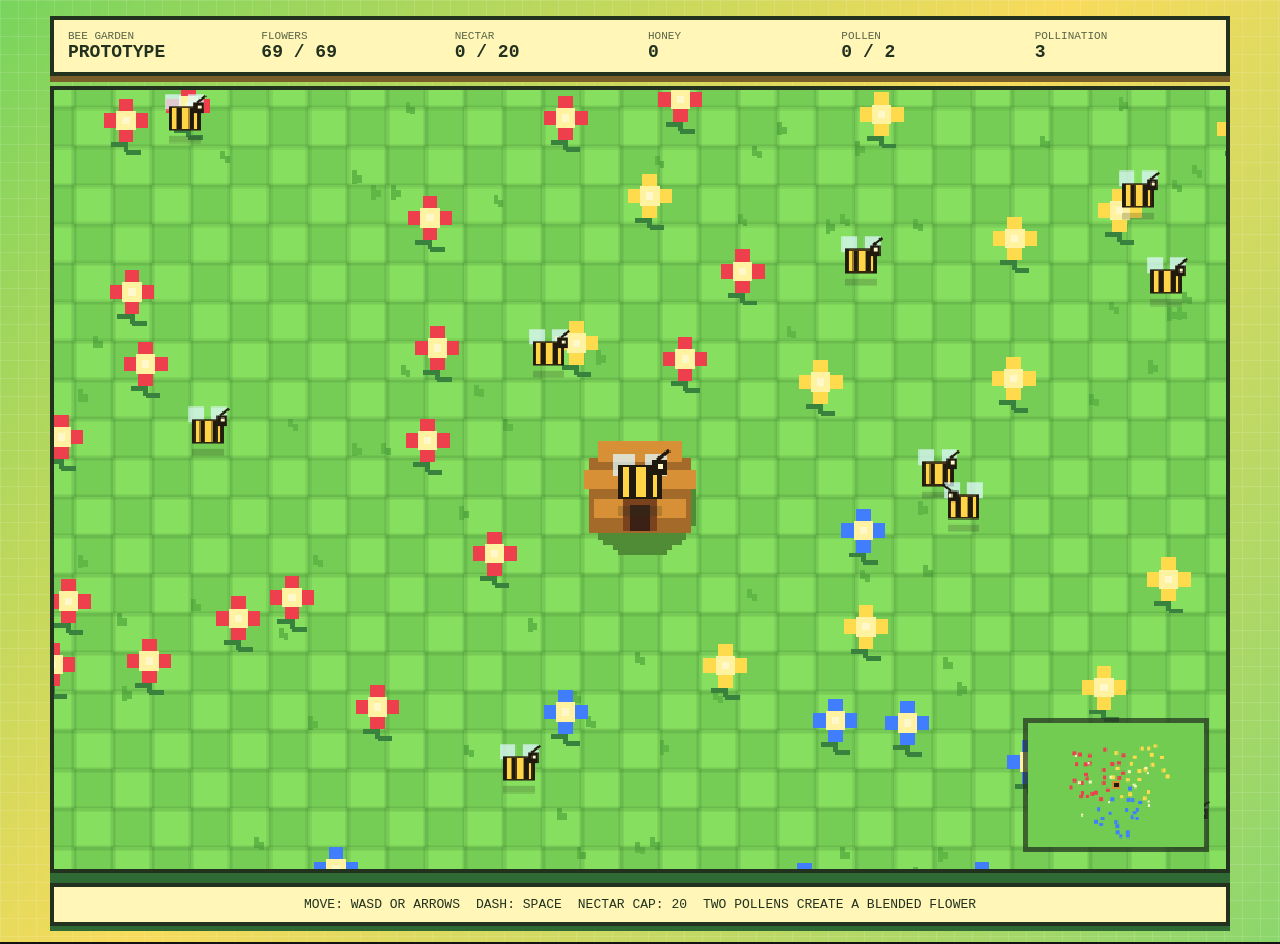
<file: games/bees/index.html>
<!doctype html>
<html lang="en">
  <head>
    <meta charset="utf-8">
    <meta name="viewport" content="width=device-width, initial-scale=1">
    <title>Bee Garden</title>
    <link rel="stylesheet" href="styles.css">
  </head>
  <body>
    <main class="game-shell">
      <section class="hud" aria-label="Game status">
        <div>
          <span class="label">Bee Garden</span>
          <strong>Prototype</strong>
        </div>
        <div>
          <span class="label">Flowers</span>
          <strong id="visitedCount">0 / 0</strong>
        </div>
        <div>
          <span class="label">Nectar</span>
          <strong id="nectarCount">0</strong>
        </div>
        <div>
          <span class="label">Honey</span>
          <strong id="honeyCount">0</strong>
        </div>
        <div>
          <span class="label">Pollen</span>
          <strong id="pollenCount">0 / 2</strong>
        </div>
        <div>
          <span class="label">Pollination</span>
          <strong id="pollinationScore">0</strong>
        </div>
      </section>

      <canvas id="gameCanvas" width="960" height="640" aria-label="Top-down bee garden game"></canvas>

      <section class="controls" aria-label="Controls">
        <span>Move: WASD or arrows</span>
        <span>Dash: Space</span>
        <span>Nectar cap: 20</span>
        <span>Two pollens create a blended flower</span>
      </section>
    </main>

    <script src="game.js"></script>
  </body>
</html>
</file>
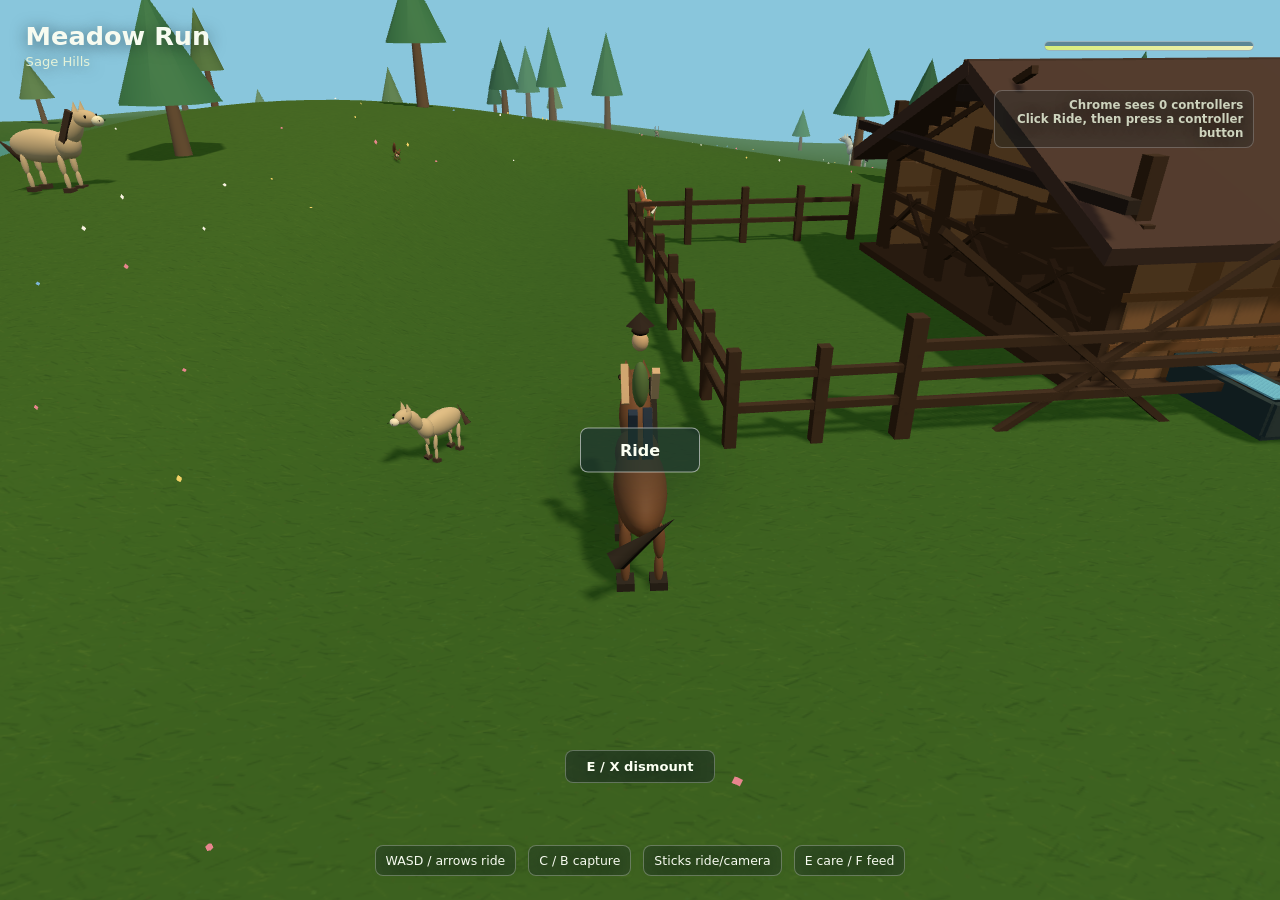
<file: games/horse_meadow/index.html>
<!doctype html>
<html lang="en">
  <head>
    <meta charset="utf-8" />
    <meta name="viewport" content="width=device-width, initial-scale=1" />
    <title>Meadow Run</title>
    <link rel="stylesheet" href="./styles.css" />
  </head>
  <body>
    <main id="game">
      <canvas id="world" tabindex="0" aria-label="Peaceful horse exploration game"></canvas>
      <section class="hud hud-top" aria-label="Status">
        <div>
          <strong>Meadow Run</strong>
          <span id="region">Sage Hills</span>
        </div>
        <div class="meter" aria-label="Horse stamina">
          <span id="stamina"></span>
        </div>
      </section>
      <section class="hud hud-bottom" aria-label="Controls">
        <span>WASD / arrows ride</span>
        <span>C / B capture</span>
        <span>Sticks ride/camera</span>
        <span>E care / F feed</span>
      </section>
      <div id="interaction" aria-live="polite"></div>
      <div id="controller" aria-live="polite">Click Ride, then press a controller button</div>
      <button id="start" type="button">Ride</button>
    </main>
    <script type="module" src="./src/main.js"></script>
  </body>
</html>
</file>
<file: games/bees/styles.css>
:root {
  color-scheme: dark;
  --ink: #22321f;
  --sun: #ffe066;
  --leaf: #4aae54;
  --sky: #bdf7ff;
  --panel: #fff6b8;
  --panel-dark: #7b5f2a;
}

* {
  box-sizing: border-box;
}

html,
body {
  margin: 0;
  min-height: 100%;
  overflow: hidden;
}

body {
  align-items: center;
  background:
    linear-gradient(90deg, rgba(255,255,255,.12) 1px, transparent 1px),
    linear-gradient(rgba(255,255,255,.12) 1px, transparent 1px),
    linear-gradient(135deg, #78d45d, #f8db5c 48%, #8bd66c);
  background-size: 18px 18px, 18px 18px, auto;
  display: flex;
  font-family: ui-monospace, "SFMono-Regular", Menlo, Monaco, Consolas, monospace;
  justify-content: center;
  min-height: 100vh;
  padding: 16px;
}

.game-shell {
  display: grid;
  gap: 10px;
  max-width: 1180px;
  width: min(100%, 1180px);
}

.hud,
.controls {
  align-items: center;
  background: var(--panel);
  border: 4px solid var(--ink);
  box-shadow: 0 6px 0 var(--panel-dark);
  color: var(--ink);
  display: flex;
  gap: 16px;
  justify-content: space-between;
  padding: 10px 14px;
  text-transform: uppercase;
}

.hud {
  display: grid;
  grid-template-columns: repeat(6, minmax(0, 1fr));
}

.hud > div {
  min-width: 92px;
}

.label {
  display: block;
  font-size: 11px;
  opacity: .74;
}

strong {
  font-size: 18px;
  letter-spacing: 0;
}

canvas {
  aspect-ratio: 3 / 2;
  background: #82d957;
  border: 4px solid var(--ink);
  box-shadow: 0 10px 0 #2f6a35;
  display: block;
  image-rendering: pixelated;
  width: 100%;
}

.controls {
  box-shadow: 0 5px 0 #2f6a35;
  flex-wrap: wrap;
  font-size: 13px;
  justify-content: center;
}

.controls span {
  white-space: nowrap;
}

@media (max-width: 680px) {
  body {
    padding: 8px;
  }

  .hud {
    display: grid;
    grid-template-columns: repeat(3, minmax(0, 1fr));
    padding: 8px;
  }

  .hud > div {
    min-width: 0;
  }

  strong {
    font-size: 14px;
  }

  .controls {
    align-items: flex-start;
    flex-direction: column;
  }
}
</file>
<file: games/horse_meadow/styles.css>
* {
  box-sizing: border-box;
}

html,
body,
#game {
  height: 100%;
  margin: 0;
}

body {
  overflow: hidden;
  background: #6fa6bf;
  color: #f7fbf0;
  font-family:
    Inter, ui-sans-serif, system-ui, -apple-system, BlinkMacSystemFont, "Segoe UI",
    sans-serif;
}

#game {
  position: relative;
}

#world {
  display: block;
  width: 100%;
  height: 100%;
  cursor: grab;
}

#world:active {
  cursor: grabbing;
}

.hud {
  position: absolute;
  left: clamp(12px, 2vw, 28px);
  right: clamp(12px, 2vw, 28px);
  z-index: 2;
  display: flex;
  align-items: center;
  justify-content: space-between;
  gap: 12px;
  pointer-events: none;
  text-shadow: 0 2px 16px rgba(16, 29, 34, 0.55);
}

.hud-top {
  top: clamp(12px, 2vw, 24px);
}

.hud-top strong {
  display: block;
  font-size: clamp(1.05rem, 2vw, 1.6rem);
  line-height: 1;
}

.hud-top span {
  display: block;
  margin-top: 4px;
  color: #e4f2d8;
  font-size: 0.82rem;
  letter-spacing: 0;
}

.hud-bottom {
  bottom: clamp(12px, 2vw, 24px);
  justify-content: center;
  flex-wrap: wrap;
  font-size: 0.78rem;
}

.hud-bottom span {
  min-width: 92px;
  padding: 7px 10px;
  border: 1px solid rgba(255, 255, 255, 0.28);
  border-radius: 8px;
  background: rgba(24, 39, 42, 0.34);
  backdrop-filter: blur(8px);
  text-align: center;
}

#interaction {
  position: absolute;
  left: 50%;
  bottom: clamp(92px, 13vh, 132px);
  z-index: 2;
  min-width: 150px;
  max-width: min(420px, calc(100vw - 32px));
  padding: 8px 12px;
  border: 1px solid rgba(255, 255, 255, 0.28);
  border-radius: 8px;
  background: rgba(23, 38, 38, 0.52);
  color: #fbfff2;
  font-size: 0.82rem;
  font-weight: 700;
  text-align: center;
  text-shadow: 0 2px 14px rgba(11, 25, 28, 0.55);
  transform: translateX(-50%);
  pointer-events: none;
  opacity: 0;
  transition: opacity 160ms ease;
}

#interaction.visible {
  opacity: 1;
}

#controller {
  position: absolute;
  top: clamp(72px, 10vh, 96px);
  right: clamp(12px, 2vw, 28px);
  z-index: 2;
  max-width: min(260px, calc(100vw - 24px));
  padding: 7px 10px;
  border: 1px solid rgba(255, 255, 255, 0.28);
  border-radius: 8px;
  background: rgba(24, 39, 42, 0.34);
  color: #eaf6df;
  font-size: 0.74rem;
  font-weight: 700;
  text-align: right;
  text-shadow: 0 2px 14px rgba(11, 25, 28, 0.55);
  white-space: pre-line;
  pointer-events: none;
  opacity: 0.82;
}

.controller-ready {
  opacity: 0.58;
  transition: opacity 600ms ease;
}

.meter {
  width: min(28vw, 210px);
  height: 10px;
  overflow: hidden;
  border: 1px solid rgba(255, 255, 255, 0.38);
  border-radius: 999px;
  background: rgba(21, 33, 36, 0.38);
}

.meter span {
  display: block;
  width: 100%;
  height: 100%;
  background: linear-gradient(90deg, #d7ed7a, #f2f0b7);
  transform-origin: left center;
}

#start {
  position: absolute;
  top: 50%;
  left: 50%;
  z-index: 3;
  min-width: 120px;
  padding: 12px 22px;
  border: 1px solid rgba(255, 255, 255, 0.54);
  border-radius: 8px;
  background: rgba(29, 52, 47, 0.74);
  color: #fbfff2;
  font: inherit;
  font-weight: 700;
  letter-spacing: 0;
  transform: translate(-50%, -50%);
  box-shadow: 0 18px 60px rgba(8, 26, 30, 0.34);
}

#start.hidden {
  display: none;
}

@media (max-width: 680px) {
  .hud-top {
    align-items: flex-start;
  }

  .meter {
    width: 35vw;
  }

  .hud-bottom {
    justify-content: flex-start;
  }

  .hud-bottom span {
    min-width: auto;
    flex: 1 1 42%;
  }
}
</file>
